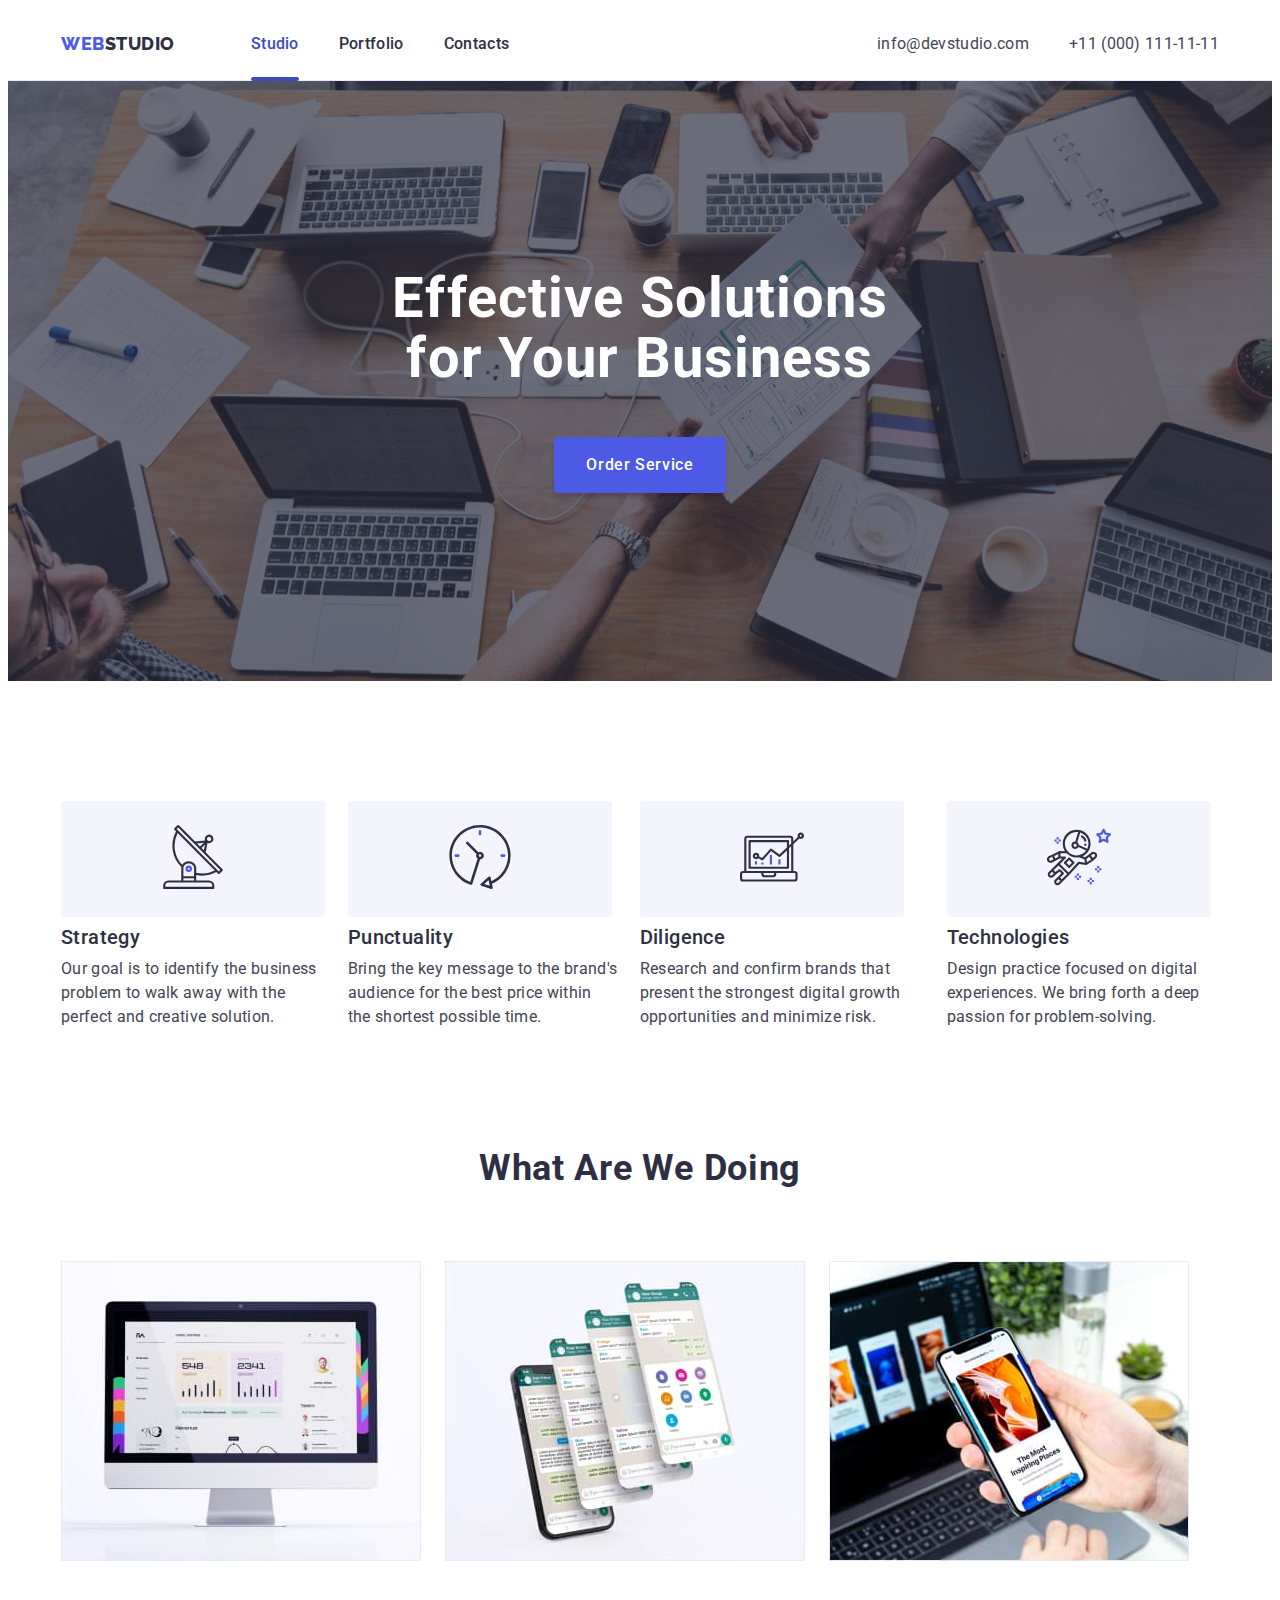
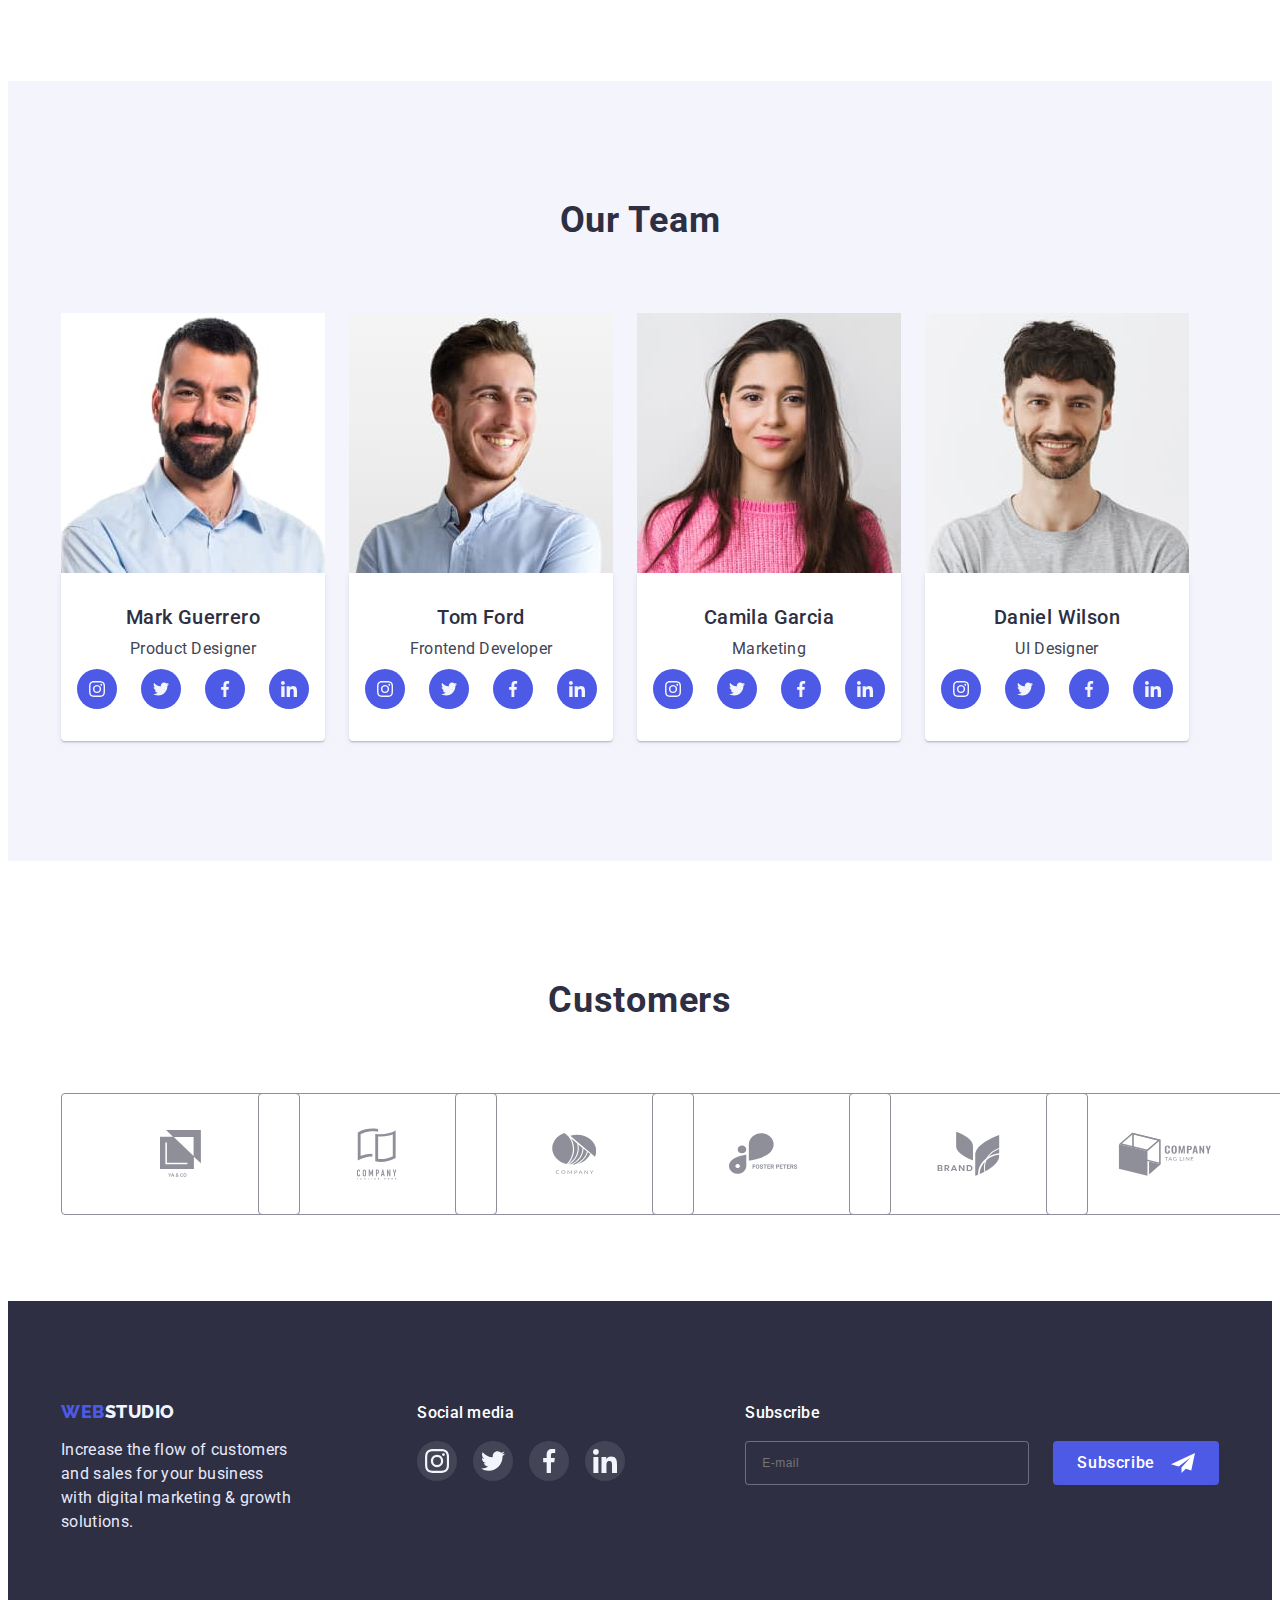
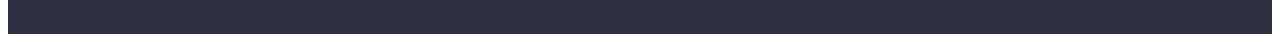
<file: index.html>
<!DOCTYPE html>
<html lang="en">
  <head>
    <meta charset="UTF-8" />
    <meta http-equiv="X-UA-Compatible" content="IE=edge" />
    <meta name="viewport" content="width=device-width, initial-scale=1.0" />
    <title>Студія</title>
    <link rel="preconnect" href="https://fonts.googleapis.com" />
    <link rel="preconnect" href="https://fonts.gstatic.com" crossorigin />
    <link
      href="https://fonts.googleapis.com/css2?family=Raleway:wght@700;800&family=Roboto:wght@400;500;700;900&display=swap"
      rel="stylesheet"
    />
    <link
      rel="stylesheet"
      href="https://cdnjs.cloudflare.com/ajax/libs/modern-normalize/1.1.0/modern-normalize.min.css"
      integrity="sha512-wpPYUAdjBVSE4KJnH1VR1HeZfpl1ub8YT/NKx4PuQ5NmX2tKuGu6U/JRp5y+Y8XG2tV+wKQpNHVUX03MfMFn9Q=="
      crossorigin="anonymous"
      referrerpolicy="no-referrer"
    />
    <link rel="stylesheet" href="./css/styles.css" />
  </head>
  <body>
    <!-- ----- HEADER --- -->
    <header class="header">
      <div class="container header-container">
        <nav class="header-nav">
          <a href="./index.html" class="header-logo logo link">
            <span class="accent">Web</span>Studio</a>
          <ul class="header-list list">
            
            <li class="header-item">
              <a href="./index.html" class="header-link header-title link current"
                >Studio</a>
            </li>

            <li class="header-item">
              <a href="./portfolio.html" class="header-link header-title link"
                >Portfolio</a>
            </li>

            <li class="header-item">
              <a href="" class="header-link header-title link">Contacts</a>
            </li>
          </ul>
        </nav>

        <address class="address">
          <ul class="address-contact list">
            <li class="address-item">
              <a href="mailto:info@devstudio.com" class="address-link link subtitle"
                >info@devstudio.com</a>
            </li>

            <li class="address-item">
              <a href="tel:+110001111111" class="address-link link subtitle"
                >+11 (000) 111-11-11</a>
            </li>
          </ul>
        </address>
      </div>
    </header>
    <main>

      <!-- ----- HERO --- -->
      <section class="hero">
        <div class="hero-container container">
          <h1 class="hero-header">Effective Solutions for Your Business</h1>
          <button data-modal-open type="button" class="mdl-button button">Order Service</button>
        </div>
      </section>

      <!-------OUR VALUES --- -->
      <section class="values">
        <div class="container">
          <h2 class="visually-hidden">Our values</h2>
          <ul class="values-list list">
            <li class="value-items">
              <div class="value-icon-box">
                <svg class="value-icon">
                  <use href="./images/icons.svg#icon-antenna"></use>
                </svg>
              </div>
              <h3 class="value-item item">Strategy</h3>
              <p class="values-descr subtitle">
                Our goal is to identify the business problem to walk away with
                the perfect and creative solution.
              </p>
            </li>

            <li class="value-items">
              <div class="value-icon-box">
                <svg class="value-icon">
                  <use href="./images/icons.svg#icon-clock"></use>
                </svg>
              </div>
              <h3 class="value-item item">Punctuality</h3>
              <p class="values-descr subtitle">
                Bring the key message to the brand's audience for the best price
                within the shortest possible time.
              </p>
            </li>

            <li class="value-items">
              <div class="value-icon-box">
                <svg class="value-icon">
                  <use href="./images/icons.svg#icon-diagram"></use>
                </svg>
              </div>
              <h3 class="value-item item">Diligence</h3>
              <p class="values-descr subtitle">
                Research and confirm brands that present the strongest digital
                growth opportunities and minimize risk.
              </p>
            </li>

            <li class="values-items">
              <div class="value-icon-box">
                <svg class="value-icon">
                  <use href="./images/icons.svg#icon-astronaut"></use>
                </svg>
              </div>
              <h3 class="value-item item">Technologies</h3>
              <p class="values-descr subtitle">
                Design practice focused on digital experiences. We bring forth a
                deep passion for problem-solving.
              </p>
            </li>
          </ul>
        </div>
      </section>

      <!-- ----OCCUPATION  --- -->
      <section class="occupation section">
        <div class="container">
          <h2 class="occupation-header section-header">What are we doing</h2>
          <ul class="occupation-list list">
            <li class="occupation-item">
              <img
                src="./images/galery-1.jpg"
                alt="computer"
                width="360"
                height="300"
              />
            </li>

            <li class="occupation-item">
              <img
                src="./images/galery-2.jpg"
                alt="phone app"
                width="360"
                height="300"
              />
            </li>

            <li class="occupation-item">
              <img
                src="./images/galery-3.jpg"
                alt="phone and computer"
                width="360"
                height="300"
              />
            </li>
          </ul>
        </div>
      </section>

      <!-- -----OUR TEAM ----->
      <section class="team section">
        <div class="container">
          <h2 class="team-header section-header">Our Team</h2>
          <ul class="team-list list">
            <li class="team-member">
                <img
                  src="./images/team-member-1.jpg"
                  alt="A team member Mark Guerrero is smiling"
                  width="264"
                  height="260"
                />
              <div class="team-member-content">
                <h3 class="team-member-header item">Mark Guerrero</h3>
                <p class="team-member-occupation subtitle">Product Designer</p>
                <ul class="team-member-soc-list list">
                  <li class="team-member-soc-item">
                    <a href="" class="team-member-soc-link link">
                      <svg class="team-member-soc-icon" width="16" height="16">
                        <use href="./images/icons.svg#icon-instagram"></use>
                      </svg>
                    </a>
                  </li>

                  <li class="team-member-soc-item">
                    <a href="" class="team-member-soc-link link">
                      <svg class="team-member-soc-icon" width="16" height="16">
                        <use href="./images/icons.svg#icon-twitter"></use>
                      </svg>
                    </a>
                  </li>

                  <li class="team-member-soc-item">
                    <a href="" class="team-member-soc-link link">
                      <svg class="team-member-soc-icon" width="16" height="16">
                        <use href="./images/icons.svg#icon-facebook"></use>
                      </svg>
                    </a>
                  </li>

                  <li class="team-member-soc-item">
                    <a href="" class="team-member-soc-link link">
                      <svg class="team-member-soc-icon" width="16" height="16">
                        <use href="./images/icons.svg#icon-linkedin"></use>
                      </svg>
                    </a>
                  </li>
                </ul>
              </div>
            </li>

            <li class="team-member">
              <img
                src="./images/team-member-2.jpg"
                alt="A team member Tom Ford is smiling"
                width="264"
                height="260"
              />
              <div class="team-member-content">
                <h3 class="team-member-header item">Tom Ford</h3>
                <p class="team-member-occupation subtitle">
                  Frontend Developer
                </p>
                <ul class="team-member-soc-list list">
                  <li class="team-member-soc-item">
                    <a href="" class="team-member-soc-link link">
                      <svg class="team-member-soc-icon" width="16" height="16">
                        <use href="./images/icons.svg#icon-instagram"></use>
                      </svg>
                    </a>
                  </li>

                  <li class="team-member-soc-item">
                    <a href="" class="team-member-soc-link link">
                      <svg class="team-member-soc-icon" width="16" height="16">
                        <use href="./images/icons.svg#icon-twitter"></use>
                      </svg>
                    </a>
                  </li>

                  <li class="team-member-soc-item">
                    <a href="" class="team-member-soc-link link">
                      <svg class="team-member-soc-icon" width="16" height="16">
                        <use href="./images/icons.svg#icon-facebook"></use>
                      </svg>
                    </a>
                  </li>

                  <li class="team-member-soc-item">
                    <a href="" class="team-member-soc-link link">
                      <svg class="team-member-soc-icon" width="16" height="16">
                        <use href="./images/icons.svg#icon-linkedin"></use>
                      </svg>
                    </a>
                  </li>
                </ul>
              </div>
            </li>

            <li class="team-member">
              <img
                src="./images/team-member-3.jpg"
                alt="A team member Camila Garcia is smiling"
                width="264"
                height="260"
              />
              <div class="team-member-content">
                <h3 class="team-member-header item">Camila Garcia</h3>
                <p class="team-member-occupation subtitle">Marketing</p>
                <ul class="team-member-soc-list list">
                  <li class="team-member-soc-item">
                    <a href="" class="team-member-soc-link link">
                      <svg class="team-member-soc-icon" width="16" height="16">
                        <use href="./images/icons.svg#icon-instagram"></use>
                      </svg>
                    </a>
                  </li>

                  <li class="team-member-soc-item">
                    <a href="" class="team-member-soc-link link">
                      <svg class="team-member-soc-icon" width="16" height="16">
                        <use href="./images/icons.svg#icon-twitter"></use>
                      </svg>
                    </a>
                  </li>

                  <li class="team-member-soc-item">
                    <a href="" class="team-member-soc-link link">
                      <svg class="team-member-soc-icon" width="16" height="16">
                        <use href="./images/icons.svg#icon-facebook"></use>
                      </svg>
                    </a>
                  </li>

                  <li class="team-member-soc-item">
                    <a href="" class="team-member-soc-link link">
                      <svg class="team-member-soc-icon" width="16" height="16">
                        <use href="./images/icons.svg#icon-linkedin"></use>
                      </svg>
                    </a>
                  </li>
                </ul>
              </div>
            </li>

            <li class="team-member">
              <img
                src="./images/team-member-4.jpg"
                alt="A team member Daniel Wilson is smiling"
                width="264"
                height="260"
              />
              <div class="team-member-content">
                <h3 class="team-member-header item">Daniel Wilson</h3>
                <p class="team-member-occupation subtitle">UI Designer</p>
                <ul class="team-member-soc-list list">
                  <li class="team-member-soc-item">
                    <a href="" class="team-member-soc-link link">
                      <svg class="team-member-soc-icon" width="16" height="16">
                        <use href="./images/icons.svg#icon-instagram"></use>
                      </svg>
                    </a>
                  </li>

                  <li class="team-member-soc-item">
                    <a href="" class="team-member-soc-link link">
                      <svg class="team-member-soc-icon" width="16" height="16">
                        <use href="./images/icons.svg#icon-twitter"></use>
                      </svg>
                    </a>
                  </li>

                  <li class="team-member-soc-item">
                    <a href="" class="team-member-soc-link link">
                      <svg class="team-member-soc-icon" width="16" height="16">
                        <use href="./images/icons.svg#icon-facebook"></use>
                      </svg>
                    </a>
                  </li>

                  <li class="team-member-soc-item">
                    <a href="" class="team-member-soc-link link">
                      <svg class="team-member-soc-icon" width="16" height="16">
                        <use href="./images/icons.svg#icon-linkedin"></use>
                      </svg>
                    </a>
                  </li>
                </ul>
              </div>
            </li>
          </ul>
        </div>
      </section>

      <!-- ------- CUSTOMERS  -->
      <section class="customers section">
        <div class="container">
          <h2 class="customers-header section-header">Customers</h2>
          <ul class="customers-list list">
            <li class="customers-item">
              <a href="" class="customers-link link">
                <svg class="customers-icon" width="41" height="47">
                  <use href="./images/icons.svg#icon-ya-co"></use>
                </svg>
              </a>
            </li>

            <li class="customers-item">
              <a href="" class="customers-link link">
                <svg class="customers-icon" width="40" height="52">
                  <use href="./images/icons.svg#icon-company"></use>
                </svg>
              </a>
            </li>

            <li class="customers-item">
              <a href="" class="customers-link link">
                <svg class="customers-icon" width="44" height="41">
                  <use href="./images/icons.svg#icon-company1"></use>
                </svg>
              </a>
            </li>

            <li class="customers-item">
              <a href="" class="customers-link link">
                <svg class="customers-icon" width="84" height="41">
                  <use href="./images/icons.svg#icon-foster-peters"></use>
                </svg>
              </a>
            </li>

            <li class="customers-item">
              <a href="" class="customers-link link">
                <svg class="customers-icon" width="63" height="45">
                  <use href="./images/icons.svg#icon-brand"></use>
                </svg>
              </a>
            </li>

            <li class="customers-item">
              <a href="" class="customers-link link">
                <svg class="customers-icon" width="94" height="44">
                  <use href="./images/icons.svg#icon-company2"></use>
                </svg>
              </a>
            </li>
          </ul>
        </div>
      </section>
    </main>

    <!------FOOTER ------>
    <footer class="footer">
      <div class="container footer-flex">
        <div class="footer-descr-container">
          <a href="./index.html" class="footer-logo logo link"
            ><span class="accent">Web</span>Studio</a>
          <p class="footer-descr subtitle">
            Increase the flow of customers and sales for your business with
            digital marketing & growth solutions.
          </p>
        </div>

        <div class="footer-soc-container">
          <h3 class="footer-soc-title header-title">Social media</h3>
          <ul class="footer-soc-list list">

            <li class="footer-soc-item">
              <a href="" class="footer-soc-link link">
                <svg class="footer-soc-icon" width="24" height="24">
                  <use href="./images/icons.svg#icon-instagram"></use>
                </svg>
              </a>
            </li>

            <li class="footer-soc-item">
              <a href="" class="footer-soc-link link">
                <svg class="footer-soc-icon" width="24" height="24">
                  <use href="./images/icons.svg#icon-twitter"></use>
                </svg>
              </a>
            </li>

            <li class="footer-soc-item">
              <a href="" class="footer-soc-link link">
                <svg class="footer-soc-icon" width="24" height="24">
                  <use href="./images/icons.svg#icon-facebook"></use>
                </svg>
              </a>
            </li>

            <li class="footer-soc-item">
              <a href="" class="footer-soc-link link">
                <svg class="footer-soc-icon" width="24" height="24">
                  <use href="./images/icons.svg#icon-linkedin"></use>
                </svg>
              </a>
            </li>
          </ul>
        </div>

<!-- Subscribe to the website-->

        <div class="subscribe-box ">
          <p class="subscribe-title header-title">Subscribe</p>
          <form class="subscribe-form">
            <input
              class="subscribe-input"
              type="email"
              name="email"
              placeholder="E-mail"
            />
            <button class="subscribe-submit button" type="submit">
              Subscribe
              <svg class="subscribe-icon" width="24" height="24">
                <use href="./images/icons.svg#icon-frame"></use>
              </svg>
            </button>
          </form>
        </div>
      </div>
    </footer>

        <!------- MODAL WINDOW ------>
        <div class="backdrop is-hidden" data-modal>
          <div class="modal">
            <button type="button" class="modal-close-button" data-modal-close>
              <svg class="modal-close-button-icon" width="8" height="8">
                <use href="./images/icons.svg#icon-vector-2"></use>
              </svg>
            </button>
            <p class="modal-title header-title">Leave your contacts and we will call you back</p>
            <form action="#" class="modal-form">

              <div class="modal-field">
                <label for="user" class="modal-input-text input-text">Name</label>
                <div class="input-wrap">
                  <input 
                  type="text" 
                  class="modal-input" 
                  name="user-name"
                  id="user"
                  minlength="2" 
                  maxlength="25" 
                  required
                  />
                  <svg class="modal-input-icon" width="18" height="18">
                    <use href="./images/icons.svg#icon-person"></use>
                  </svg>
                </div>
              </div>

              <div class="modal-field">
                <label for="tel" class="modal-input-text input-text">Phone</label>
                <div class="input-wrap">
                  <input 
                  type="tel" 
                  class="modal-input" 
                  name="user-tel"
                  id="tel" 
                  minlength="7" 
                  maxlength="13" 
                  required
                  />
                  <svg class="modal-input-icon" width="18" height="24">
                    <use href="./images/icons.svg#icon-phone"></use>
                  </svg>
                </div>
              </div>

              <div class="modal-field">
                <label for="email" class="modal-input-text input-text">Email</label>
                <div class="input-wrap">
                  <input 
                  type="email" 
                  class="modal-input" 
                  name="user-email" 
                  id="email" 
                  minlength="5" 
                  required
                  />
                  <svg class="modal-input-icon" width="18" height="24">
                    <use href="./images/icons.svg#icon-email"></use>
                  </svg>
                </div>
              </div>

              <div class="modal-field">
                <label class="modal-input-text input-text" for="user-comment">Comment</label
                  >
                  <textarea 
                  name="user-text" 
                  id="user-comment" 
                  placeholder="Text input"
                  class="modal-comment"
                  ></textarea>

              <div class="modal-field">
                <input 
                type="checkbox" 
                id="policy" 
                name="policy" 
                value="true" 
                class="modal-check visually-hidden" 
                required
                />
                <label 
                for="policy" 
                class="check-text input-text">
                <span>
                  <svg class="check-icon" width="10" height="8">
                    <use href="./images/icons.svg#icon-check"></use>
                  </svg>
                </span>
                I accept the terms and conditions of the&nbsp;<a href="" class="privacy-policy input-text">Privacy Policy</a></label>  
              </div>

              <button type="submit" class="mdl-button button input-button">Send</button>
            </form>
          </div>

    <script src="./js/modal.js"></script>
  </body>
</html>
</file>
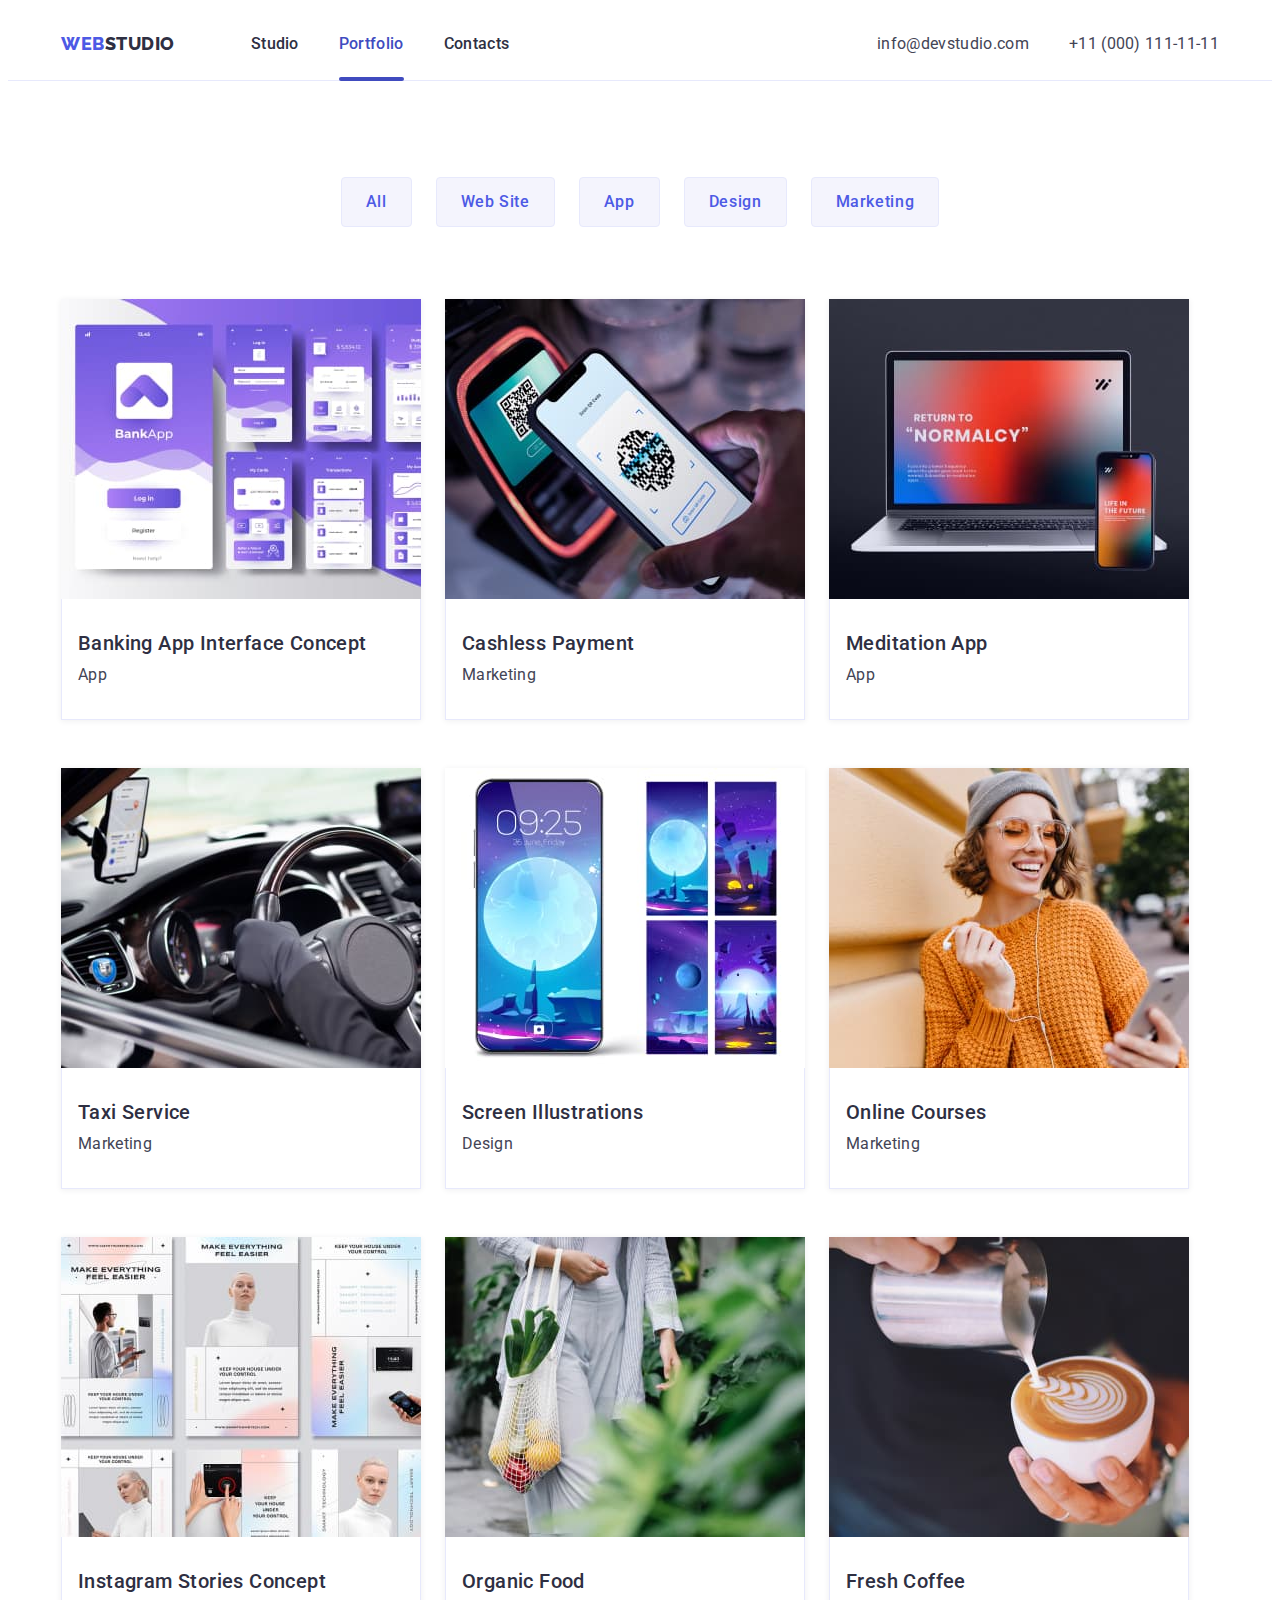
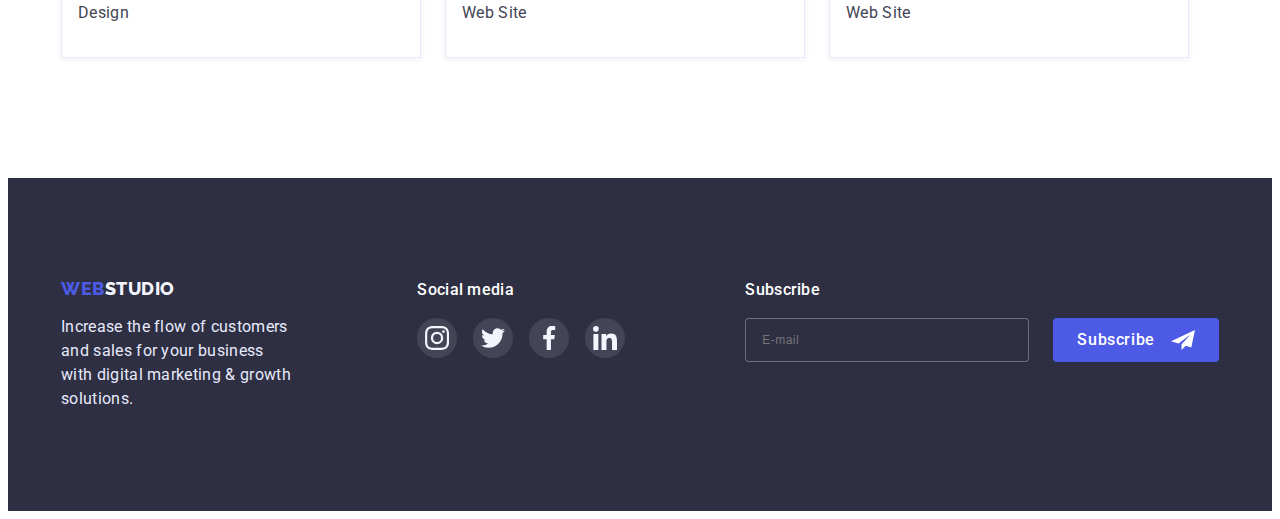
<file: portfolio.html>
<!DOCTYPE html>
<html lang="en">
  <head>
    <meta charset="UTF-8" />
    <meta http-equiv="X-UA-Compatible" content="IE=edge" />
    <meta name="viewport" content="width=device-width, initial-scale=1.0" />
    <title>Портфоліо</title>
    <link rel="preconnect" href="https://fonts.googleapis.com" />
    <link rel="preconnect" href="https://fonts.gstatic.com" crossorigin />
    <link
      href="https://fonts.googleapis.com/css2?family=Raleway:wght@700;800&family=Roboto:wght@400;500;700;900&display=swap"
      rel="stylesheet"
    />
    <link
      rel="stylesheet"
      href="https://cdnjs.cloudflare.com/ajax/libs/modern-normalize/1.1.0/modern-normalize.min.css"
      integrity="sha512-wpPYUAdjBVSE4KJnH1VR1HeZfpl1ub8YT/NKx4PuQ5NmX2tKuGu6U/JRp5y+Y8XG2tV+wKQpNHVUX03MfMFn9Q=="
      crossorigin="anonymous"
      referrerpolicy="no-referrer"
    />
    <link rel="stylesheet" href="./css/styles.css" />
  </head>
  <body>
    <!-----------HEADER  ----------->
    <header class="header">
      <div class="container header-container">
        <nav class="header-nav">
          <a href="./index.html" class="header-logo logo link">
            <span class="accent">Web</span>Studio</a
          >
          <ul class="header-list list">
            <li class="header-item">
              <a href="./index.html" class="header-link header-title link"
                >Studio</a
              >
            </li>

            <li class="header-item">
              <a
                href="./portfolio.html"
                class="header-link header-title link current"
                >Portfolio</a
              >
            </li>

            <li class="header-item">
              <a href="" class="header-link header-title link">Contacts</a>
            </li>
          </ul>
        </nav>

        <address class="address">
          <ul class="address-contact list">
            <li class="address-item">
              <a
                href="mailto:info@devstudio.com"
                class="address-link link subtitle"
                >info@devstudio.com</a
              >
            </li>

            <li class="address-item">
              <a href="tel:+110001111111" class="address-link link subtitle"
                >+11 (000) 111-11-11</a
              >
            </li>
          </ul>
        </address>
      </div>
    </header>
    <main>
      <!--------- PORTFOLIO  -------->
      <section class="portfolio">
        <div class="container">
          <h1 class="visually-hidden">Portfolio</h1>
          <ul class="filter list">
            <li class="filter-item">
              <button class="filter-button button" type="button">All</button>
            </li>

            <li class="filter-item">
              <button class="filter-button button" type="button">
                Web Site
              </button>
            </li>

            <li class="filter-item">
              <button class="filter-button button" type="button">App</button>
            </li>

            <li class="filter-item">
              <button class="filter-button button" type="button">Design</button>
            </li>

            <li class="filter-item">
              <button class="filter-button button" type="button">
                Marketing
              </button>
            </li>
          </ul>

          <ul class="project-items list">
            <li class="project-item">
              <div class="project-item-link">
                <a href="" class="link">
                  <div class="project-text-wrap">
                    <img
                      src="./images/project-1.jpg"
                      alt="A banking app purple interface"
                      width="360"
                      height="300"
                    />
                    <p class="project-overflow-text subtitle">
                      14 Stylish and User-Friendly App Design Concepts · Task
                      Manager App · Calorie Tracker App · Exotic Fruit Ecommerce
                      App · Cloud Storage App
                    </p>
                  </div>
                  <div class="project-content">
                    <h2 class="project-title item">
                      Banking App Interface Concept
                    </h2>
                    <p class="project-subtitle subtitle">App</p>
                  </div>
                </a>
              </div>
            </li>

            <li class="project-item">
              <div class="project-item-link">
                <a href="" class="link">
                  <div class="project-text-wrap">
                    <img
                      src="./images/project-2.jpg"
                      alt="Phone and payment terminal"
                      width="360"
                      height="300"
                    />
                    <p class="project-overflow-text">
                      14 Stylish and User-Friendly App Design Concepts · Task
                      Manager App · Calorie Tracker App · Exotic Fruit Ecommerce
                      App · Cloud Storage App
                    </p>
                  </div>
                  <div class="project-content">
                    <h2 class="project-title item">Cashless Payment</h2>
                    <p class="project-subtitle subtitle">Marketing</p>
                  </div>
                </a>
              </div>
            </li>

            <li class="project-item">
              <div class="project-item-link">
                <a href="" class="link">
                  <div class="project-text-wrap">
                    <img
                      src="./images/project-3.jpg"
                      alt="A computer with a phone"
                      width="360"
                      height="300"
                    />
                    <p class="project-overflow-text">
                      14 Stylish and User-Friendly App Design Concepts · Task
                      Manager App · Calorie Tracker App · Exotic Fruit Ecommerce
                      App · Cloud Storage App
                    </p>
                  </div>
                  <div class="project-content">
                    <h2 class="project-title item">Meditation App</h2>
                    <p class="project-subtitle subtitle">App</p>
                  </div>
                </a>
              </div>
            </li>

            <li class="project-item">
              <div class="project-item-link">
                <a href="" class="link">
                  <div class="project-text-wrap">
                    <img
                      src="./images/project-4.jpg"
                      alt="Steering wheel"
                      width="360"
                      height="300"
                    />
                    <p class="project-overflow-text">
                      14 Stylish and User-Friendly App Design Concepts · Task
                      Manager App · Calorie Tracker App · Exotic Fruit Ecommerce
                      App · Cloud Storage App
                    </p>
                  </div>
                  <div class="project-content">
                    <h2 class="project-title item">Taxi Service</h2>
                    <p class="project-subtitle subtitle">Marketing</p>
                  </div>
                </a>
              </div>
            </li>

            <li class="project-item">
              <div class="project-item-link">
                <a href="" class="link">
                  <div class="project-text-wrap">
                    <img
                      src="./images/project-5.jpg"
                      alt="Phone screen illustrations"
                      width="360"
                      height="300"
                    />
                    <p class="project-overflow-text">
                      14 Stylish and User-Friendly App Design Concepts · Task
                      Manager App · Calorie Tracker App · Exotic Fruit Ecommerce
                      App · Cloud Storage App
                    </p>
                  </div>
                  <div class="project-content">
                    <h2 class="project-title item">Screen Illustrations</h2>
                    <p class="project-subtitle subtitle">Design</p>
                  </div>
                </a>
              </div>
            </li>

            <li class="project-item">
              <div class="project-item-link">
                <a href="" class="link">
                  <div class="project-text-wrap">
                    <img
                      src="./images/project-6.jpg"
                      alt="A smiley girl wirh her phone"
                      width="360"
                      height="300"
                    />
                    <p class="project-overflow-text">
                      14 Stylish and User-Friendly App Design Concepts · Task
                      Manager App · Calorie Tracker App · Exotic Fruit Ecommerce
                      App · Cloud Storage App
                    </p>
                  </div>
                  <div class="project-content">
                    <h2 class="project-title item">Online Courses</h2>
                    <p class="project-subtitle subtitle">Marketing</p>
                  </div>
                </a>
              </div>
            </li>

            <li class="project-item">
              <div class="project-item-link">
                <a href="" class="link">
                  <div class="project-text-wrap">
                    <img
                      src="./images/project-7.jpg"
                      alt="People illustrate concepts"
                      width="360"
                      height="300"
                    />
                    <p class="project-overflow-text">
                      14 Stylish and User-Friendly App Design Concepts · Task
                      Manager App · Calorie Tracker App · Exotic Fruit Ecommerce
                      App · Cloud Storage App
                    </p>
                  </div>
                  <div class="project-content">
                    <h2 class="project-title item">
                      Instagram Stories Concept
                    </h2>
                    <p class="project-subtitle subtitle">Design</p>
                  </div>
                </a>
              </div>
            </li>

            <li class="project-item">
              <div class="project-item-link">
                <a href="" class="link">
                  <div class="project-text-wrap">
                    <img
                      src="./images/project-8.jpg"
                      alt="a person with groceries"
                      width="360"
                      height="300"
                    />
                    <p class="project-overflow-text">
                      14 Stylish and User-Friendly App Design Concepts · Task
                      Manager App · Calorie Tracker App · Exotic Fruit Ecommerce
                      App · Cloud Storage App
                    </p>
                  </div>
                  <div class="project-content">
                    <h2 class="project-title item">Organic Food</h2>
                    <p class="project-subtitle subtitle">Web Site</p>
                  </div>
                </a>
              </div>
            </li>

            <li class="project-item">
              <div class="project-item-link">
                <a href="" class="link">
                  <div class="project-text-wrap">
                    <img
                      src="./images/project-9.jpg"
                      alt="Latte making"
                      width="360"
                      height="300"
                    />
                    <p class="project-overflow-text">
                      14 Stylish and User-Friendly App Design Concepts · Task
                      Manager App · Calorie Tracker App · Exotic Fruit Ecommerce
                      App · Cloud Storage App
                    </p>
                  </div>
                  <div class="project-content">
                    <h2 class="project-title item">Fresh Coffee</h2>
                    <p class="project-subtitle subtitle">Web Site</p>
                  </div>
                </a>
              </div>
            </li>
          </ul>
        </div>
      </section>
    </main>

    <!------FOOTER ------>
    <footer class="footer">
      <div class="container footer-flex">
        <div class="footer-descr-container">
          <a href="./index.html" class="footer-logo logo link"
            ><span class="accent">Web</span>Studio</a
          >
          <p class="footer-descr subtitle">
            Increase the flow of customers and sales for your business with
            digital marketing & growth solutions.
          </p>
        </div>

        <div class="footer-soc-container">
          <h3 class="footer-soc-title header-title">Social media</h3>
          <ul class="footer-soc-list list">
            <li class="footer-soc-item">
              <a href="" class="footer-soc-link link">
                <svg class="footer-soc-icon" width="24" height="24">
                  <use href="./images/icons.svg#icon-instagram"></use>
                </svg>
              </a>
            </li>

            <li class="footer-soc-item">
              <a href="" class="footer-soc-link link">
                <svg class="footer-soc-icon" width="24" height="24">
                  <use href="./images/icons.svg#icon-twitter"></use>
                </svg>
              </a>
            </li>

            <li class="footer-soc-item">
              <a href="" class="footer-soc-link link">
                <svg class="footer-soc-icon" width="24" height="24">
                  <use href="./images/icons.svg#icon-facebook"></use>
                </svg>
              </a>
            </li>

            <li class="footer-soc-item">
              <a href="" class="footer-soc-link link">
                <svg class="footer-soc-icon" width="24" height="24">
                  <use href="./images/icons.svg#icon-linkedin"></use>
                </svg>
              </a>
            </li>
          </ul>
        </div>

        <!-- Subscribe to the website-->

        <div class="subscribe-box">
          <p class="subscribe-title header-title">Subscribe</p>
          <form class="subscribe-form">
            <input
              class="subscribe-input"
              type="email"
              name="email"
              placeholder="E-mail"
            />
            <button class="subscribe-submit button" type="submit">
              Subscribe
              <svg class="subscribe-icon" width="24" height="24">
                <use href="./images/icons.svg#icon-frame"></use>
              </svg>
            </button>
          </form>
        </div>
      </div>
    </footer>

    <script src="./js/modal.js"></script>
  </body>
</html>
</file>
<file: css/styles.css>
:root {
  --primary-text-color: #4d5ae5;
  --secondary-text-color: #2e2f42;
  --tertiary-text-color: #434455;
  --button-bgd-color: #f4f4fd;
  --typical-background-color: #fff;
  --active-bgd-color: #404bbf;
  --button-border-color: #e7e9fc;
  --backdrop-color: rgba(46, 47, 66, 0.4);
  --icon-color: #8e8f99;
  --icon-bgd-color-hover: #31d0aa;
  --transition-duration: 250ms;
  --transition-timing-function: cubic-bezier(0.4, 0, 0.2, 1);
}

*::before,
*::after {
  box-sizing: border-box;
}

body {
  font-family: "Roboto", sans-serif;
  color: var(--secondary-text-color);
  background-color: var(--typical-background-color);
}

h1,
h2,
h3,
p {
  margin-top: 0;
  margin-bottom: 0;
}

ul {
  padding-left: 0;
  margin-top: 0;
  margin-bottom: 0;
}

button {
  cursor: pointer;
}

img {
  display: block;
  max-width: 100%;
  height: auto;
}

.list {
  list-style: none;
}

.link {
  text-decoration: none;
}

.section-header {
  font-size: 36px;
  line-height: 1.11;
  letter-spacing: 0.02em;
  text-transform: capitalize;
  text-align: center;
  margin-bottom: 72px;
  color: var(--secondary-text-color);
}

.container {
  width: 1158px;
  padding-left: 15px;
  padding-right: 15px;
  margin-left: auto;
  margin-right: auto;
  /* outline: 1px solid tomato;  */
}

.section {
  padding-top: 120px;
  padding-bottom: 120px;
}

.visually-hidden {
  position: absolute;
  width: 1px;
  height: 1px;
  padding: 0;
  margin: -1px;
  border: 0;
  white-space: nowrap;
  clip-path: inset(100%);
  clip: rect(0 0 0 0);
  overflow: hidden;
}

.subtitle {
  font-weight: 400;
  font-size: 16px;
  line-height: 1.5;
  letter-spacing: 0.02em;
}

.header-title {
  font-weight: 500;
  font-size: 16px;
  line-height: 1.5;
  letter-spacing: 0.02em;
}

.item {
  font-weight: 500;
  font-size: 20px;
  line-height: 1.2;
  letter-spacing: 0.02em;
  color: var(--secondary-text-color);
}

.button {
  font-family: inherit;
  font-weight: 500;
  font-size: 16px;
  line-height: 1.5;
  letter-spacing: 0.04em;
  border-radius: 4px;
  border: 1px solid var(--button-border-color);
  background-color: transparent;
  cursor: pointer;
}

.input-text {
  font-weight: 400;
  font-size: 12px;
  line-height: 1.33;
  letter-spacing: 0.04em;
}

.logo {
  font-family: "Raleway", sans-serif;
  font-weight: 800;
  font-size: 18px;
  letter-spacing: 0.03em;
  text-transform: uppercase;
}

/* ======= HEADER ============ */

.header {
  border-bottom: 1px solid var(--button-border-color);
  background-color: var(--typical-background-color);
}

.header-container {
  display: flex;
  align-items: center;
}

.header-nav {
  display: flex;
  align-items: center;
}

.header-list {
  display: flex;
  align-items: center;
}

.header-logo {
  line-height: 1.33;
  color: var(--secondary-text-color);
  margin-right: 76px;
  padding-top: 24px;
  padding-bottom: 24px;
}

.accent {
  color: var(--primary-text-color);
}

.header-item:not(:last-child) {
  margin-right: 40px;
}

.header-link {
  padding-top: 24px;
  padding-bottom: 24px;
  text-transform: capitalize;
  color: var(--secondary-text-color);
  transition: color var(--transition-duration) var(--transition-timing-function);
  cursor: pointer;
}

.header-link:hover,
.header-link:focus {
  color: var(--primary-text-color);
}

.current {
  color: var(--active-bgd-color);
  position: relative;
}

.current::after {
  position: absolute;
  content: "";
  left: 0;
  bottom: -4px;
  width: 100%;
  height: 4px;
  border-radius: 2px;
  background-color: var(--active-bgd-color);
}

.address {
  padding-top: 24px;
  padding-bottom: 24px;
  margin-left: auto;
}

.address-contact {
  display: flex;
  align-items: center;
}

.address-item {
}

.address-link {
  font-style: normal;
  padding-top: 24px;
  padding-bottom: 24px;
  margin-left: 40px;
  color: var(--tertiary-text-color);
  transition: color var(--transition-duration) var(--transition-timing-function);
}

.address-link:hover,
.address-link:focus {
  color: var(--primary-text-color);
}

/* ========= HERO ========*/
.hero {
  display: flex;
  text-align: center;
  padding-top: 188px;
  max-width: 1440px;
  margin: 0 auto;
  padding-bottom: 188px;
  background-color: var(--secondary-text-color);
  background-image: linear-gradient(
      rgba(46, 47, 66, 0.7),
      rgba(46, 47, 66, 0.7)
    ),
    url(../images/hero-bg.jpg);
  background-repeat: no-repeat;
  background-size: cover;
}

.hero-container {
  max-width: 1440px;
  margin-left: auto;
  margin-right: auto;
}

.hero-header {
  text-align: center;
  max-width: 507px;
  margin: 0 auto 48px;
  font-weight: 700;
  font-size: 56px;
  line-height: 1.07;
  letter-spacing: 0.02em;
  color: #fff;
}

.mdl-button {
  min-width: 169px;
  padding: 16px 32px;
  color: var(--typical-background-color);
  background-color: var(--primary-text-color);
  box-shadow: 0px 4px 4px rgba(0, 0, 0, 0.15);
  border: 1px var(--button-border-color);
  transition: color var(--transition-duration) var(--transition-timing-function),
    background-color var(--transition-duration)
      var(--transition-timing-function);
}

.mdl-button:hover,
.mdl-button:focus {
  color: var(--primary-text-color);
  background-color: var(--button-bgd-color);
}

/* ======== VALUES ========== */

.values {
  padding-top: 120px;
  background-color: var(--typical-background-color);
}

.values-list {
  display: flex;
  align-items: center;
  gap: 22px;
}

.value-items {
}

.value-icon-box {
  box-sizing: border-box;
  width: 264px;
  padding: 24px 100px;
  background-color: var(--button-bgd-color);
  border-radius: 4px;
}

.value-icon {
  height: 64px;
  width: 64px;
}

.value-item {
  margin-top: 8px;
  margin-bottom: 8px;
}

.values-descr {
  color: var(--tertiary-text-color);
}

/* =======OCCUPATION ====== */
.occupation {
  background-color: var(--typical-background-color);
}

.occupation-header {
}

.occupation-list {
  display: flex;
  flex-wrap: wrap;
  gap: 24px;
  flex-basis: calc((100% - 48) / 3);
}

.occupation-item {
  cursor: pointer;
}

/* =========== OUR TEAM =========== */

.team {
  background-color: var(--button-bgd-color);
}

.team-header {
}

.team-list {
  display: flex;
  flex-wrap: wrap;
  gap: 24px;
  flex-basis: calc((100% - 3 * 24) / 4);
}

/* .team-member {
  transition: box-shadow var(--transition-duration)
    var(--transition-timing-function);
    cursor: pointer;
} */

/* .team-member:hover {
  box-shadow: 0px 1px 6px rgba(46, 47, 66, 0.08),
    0px 1px 1px rgba(46, 47, 66, 0.16), 0px 2px 1px rgba(46, 47, 66, 0.08);
} */

.team-member-content {
  text-align: center;
  padding-top: 32px;
  padding-bottom: 32px;
  padding-right: 16px;
  padding-left: 16px;
  box-shadow: 0px 1px 6px rgba(46, 47, 66, 0.08),
    0px 1px 1px rgba(46, 47, 66, 0.16), 0px 2px 1px rgba(46, 47, 66, 0.08);
  border-radius: 0px 0px 4px 4px;
  background-color: var(--typical-background-color);
}

.team-member-header {
  margin-bottom: 8px;
}

.team-member-occupation {
  margin-bottom: 8px;
  color: #434455;
}

.team-member-soc-list {
  display: flex;
  justify-content: center;
  gap: 24px;
}

.team-member-soc-item {
  width: 40px;
  height: 40px;
}

.team-member-soc-link {
  display: flex;
  justify-content: center;
  align-items: center;
  width: 100%;
  height: 100%;
  background-color: var(--primary-text-color);
  border-radius: 50%;
  transition: background-color var(--transition-duration)
    var(--transition-timing-function);
}

.team-member-soc-link:hover,
.team-member-soc-link:focus {
  background-color: #2b2c39;
}

.team-member-soc-icon {
  fill: var(--button-bgd-color);
}

/* -----CUSTOMERS------- */

.customers {
  background-color: var(--typical-background-color);
}

.customers-header {
}
.section-header {
}

.customers-list {
  display: flex;
  gap: 24px;
}

.customers-item {
  width: calc((100% - 5 * 24px) / 6);
  height: 88px;
}
.customers-link {
  display: flex;
  align-items: center;
  justify-content: center;
  width: 100%;
  height: 100%;
  padding: 16px 32px;
  color: var(--icon-color);
  border: 1px solid var(--icon-color);
  border-radius: 4px;
  transition: color var(--transition-duration) var(--transition-timing-function),
    border-color var(--transition-duration) var(--transition-timing-function);
}

.customers-icon {
  fill: currentColor;
  transition: fill var(--transition-duration) var(--transition-timing-function);
}

.customers-link:is(:hover, :focus) {
  color: var(--active-bgd-color);
  border-color: var(--active-bgd-color);
}

.customers-link:is(:hover, :focus) .customers-icon:is(:hover, :focus) {
  fill: var(--active-bgd);
}

/* ------- 2nd PAGE -------- */
/* -------- FILTERS -------- */

.portfolio {
  padding-top: 96px;
  padding-bottom: 120px;
  background-color: var(--typical-background-color);
}

.filter {
  display: flex;
  flex-wrap: wrap;
  justify-content: center;
  column-gap: 24px;
  margin-bottom: 72px;
}

.filter-item {
}

.filter-button {
  padding: 12px 24px;
  color: var(--primary-text-color);
  background: var(--button-bgd-color);
  background-color: var(--button-bgd-color);
  transition: color var(--transition-duration) var(--transition-timing-function),
    border-color var(--transition-duration) var(--transition-timing-function),
    background-color var(--transition-duration)
      var(--transition-timing-function),
    box-shadow var(--transition-duration) var(--transition-timing-function);
}

.filter-button:hover,
.filter-button:focus {
  color: #fff;
  border-color: var(--active-bgd-color);
  background-color: var(--active-bgd-color);
  box-shadow: 0px 3px 1px rgba(0, 0, 0, 0.1), 0px 2px 1px rgba(0, 0, 0, 0.08),
    0px 2px 2px rgba(0, 0, 0, 0.12);
}

.project-items {
  display: flex;
  flex-wrap: wrap;
  column-gap: 24px;
  row-gap: 48px;
  flex-basis: calc((100%-2 * 24) / 3);
}

.project-item {
  box-shadow: 0px 1px 6px rgba(46, 47, 66, 0.08);
}

.project-item:hover .project-overflow-text,
.project-item:focus .project-overflow-text {
  transform: translateY(0%);
}

.project-text-wrap {
  position: relative;
  overflow: hidden;
}

.project-overflow-text {
  position: absolute;
  top: 0;
  height: 100%;
  padding: 40px 32px;
  color: var(--button-bgd-color);
  background-color: var(--primary-text-color);
  transform: translateY(100%);
  transition: transform var(--transition-duration)
    var(--transition-timing-function);
  overflow: auto;
}

.project-item-link {
  transition: box-shadow var(--transition-duration)
    var(--transition-timing-function);
}

.project-item-link:is(:hover, :focus) {
  box-shadow: 0px 1px 6px rgba(46, 47, 66, 0.08),
    0px 1px 1px rgba(46, 47, 66, 0.16), 0px 2px 1px rgba(46, 47, 66, 0.08);
}

.project-content {
  padding: 32px 16px;
  background-color: var(--typical-background-color);
  border: 1px solid #e7e9fc;
  border-top: none;
}

.project-title {
  margin-bottom: 8px;
}

.project-subtitle {
  color: var(--tertiary-text-color);
}

/* ------FOOTER ------*/

.footer {
  padding-top: 100px;
  padding-bottom: 100px;
  background-color: var(--secondary-text-color);
}

.footer-flex {
  display: flex;
  gap: 120px;
}
.footer-descr-container {
  display: flex;
  flex-wrap: wrap;
  flex-direction: column;
}

.footer-logo {
  margin-bottom: 16px;
  line-height: 1.17;
  color: var(--button-bgd-color);
}

.footer-descr {
  max-width: 264px;
  line-height: 1.5;
  color: var(--button-border-color);
}

.footer-soc-container {
  display: flex;
  flex-wrap: wrap;
  flex-direction: column;
}

.footer-soc-title,
.subscribe-title {
  margin-bottom: 16px;
  color: var(--typical-background-color);
}

.footer-soc-list {
  display: flex;
  gap: 16px;
}

.team-member-soc-list {
  display: flex;
  justify-content: center;
  gap: 24px;
}

.footer-soc-item {
  width: 40px;
  height: 40px;
}

.footer-soc-link {
  display: flex;
  justify-content: center;
  align-items: center;
  width: 100%;
  height: 100%;
  background-color: rgba(255, 255, 255, 0.1);
  border-radius: 50%;
  transition: background-color var(--transition-duration)
    var(--transition-timing-function);
}

.footer-soc-link:is(:hover, :focus) {
  background-color: var(--icon-bgd-color-hover);
}

.footer-soc-icon {
  fill: var(--button-bgd-color);
}

/* Subscribe to the website */

.subscribe-form {
  display: flex;
  column-gap: 24px;
  margin-bottom: 16px;
}

.subscribe-title {
}

.subscribe-input {
  display: flex;
  justify-content: center;
  align-items: center;
  font-weight: 400;
  font-size: 12px;
  line-height: 2;
  letter-spacing: 0.04em;
  color: rgba(255, 255, 255, 0.6);
  width: 264px;
  height: 40px;
  background-color: var(--secondary-text-color);
  border: 1px solid rgba(255, 255, 255, 0.3);
  border-radius: 4px;
  padding-left: 16px;
  outline: transparent;
  transition: border-color var(--transition-duration)
    var(--transition-timing-function);
}

.subscribe-input:focus,
.subscribe-comment:focus {
  border-color: var(--primary-text-color);
}

.subscribe-submit {
  display: flex;
  align-items: center;
  text-align: center;
  padding: 8px 24px;
  color: var(--typical-background-color);
  background-color: var(--primary-text-color);
  border-color: var(--primary-text-color);
  border: none;
  transition: color var(--transition-duration) var(--transition-timing-function),
    background-color var(--transition-duration)
      var(--transition-timing-function);
}

.subscribe-icon {
  margin-left: 16px;
  fill: currentColor;
  transition: fill var(--transition-duration) var(--transition-timing-function);
}

.subscribe-submit:is(:hover, :focus) {
  color: var(--primary-text-color);
  background-color: var(--typical-background-color);
}

.subscribe-submit:is(:hover, :focus) .subscribe-icon:is(:hover, :focus) {
  fill: var(--primary-text-color);
}

/* <!------- MODAL WINDOW ------> */

.backdrop {
  position: fixed;
  z-index: 90;
  top: 0;
  left: 0;
  width: 100%;
  height: 100%;
  background-color: var(--backdrop-color);
  opacity: 1;
  visibility: visible;
  transition: opacity var(--transition-duration)
      var(--transition-timing-function),
    visibility var(--transition-duration) var(--transition-timing-function);
}

.modal {
  position: absolute;
  z-index: 100;
  min-height: 576px;
  width: 408px;
  padding: 0px 24px;
  top: 50%;
  left: 50%;
  transform: translate(-50%, -50%) scale(1); /* center the modal */
  background-color: var(--typical-background-color);
  box-shadow: 0px 1px 1px rgba(0, 0, 0, 0.14), 0px 1px 3px rgba(0, 0, 0, 0.12),
    0px 2px 1px rgba(0, 0, 0, 0.2);
  border-radius: 4px;
  opacity: 1;
  transition: transform var(--transition-duration)
      var(--transition-timing-function),
    opacity var(--transition-duration) var(--transition-timing-function);
}

.backdrop.is-hidden {
  visibility: hidden;
  opacity: 0;
  pointer-events: none;
}

.backdrop.is-hidden .modal {
  transform: translate(-50%, 50%) scale(0.75);
}

.modal-close-button {
  display: flex;
  justify-content: center;
  align-items: center;
  position: absolute;
  top: 24px;
  right: 24px;
  width: 24px;
  height: 24px;
  background-color: var(--button-border-color);
  border: 1px solid rgba(0, 0, 0, 0.1);
  border-radius: 50%;
  transition: background-color var(--transition-duration)
    var(--transition-timing-function);
}

.modal-close-button:hover,
.modal-close-button:focus {
  background-color: var(--active-bgd-color);
}

.modal-close-button-icon {
  fill: black;
  transition: fill var(--transition-duration) var(--transition-timing-function);
}

.modal-close-button:hover .modal-close-button-icon,
.modal-close-button:focus .modal-close-button-icon {
  fill: var(--typical-background-color);
}

.modal-title {
  padding-top: 72px;
  padding-bottom: 16px;
  text-align: center;
  color: var(--secondary-text-color);
}

.modal-form {
  margin-bottom: 24px;
}

.modal-field {
  margin-bottom: 8px; /*not sure what this is taken from .modal-input*/
}

.input-wrap {
  position: relative;
}

.modal-input {
  width: 100%;
  height: 40px;
  border: 1px solid rgba(33, 33, 33, 0.2);
  border-radius: 4px;
  padding-left: 38px;
  color: var(--tertiary-text-color);
  outline: transparent;
  transition: border-color var(--transition-duration)
    var(--transition-timing-function);
}

.modal-input:focus,
.modal-comment:focus {
  border-color: var(--primary-text-color);
}

.modal-input:focus + .modal-input-icon {
  fill: var(--primary-text-color);
}

.modal-input-text {
  color: var(--icon-color);
  margin-bottom: 4px;
  display: block;
}

.modal-input-icon {
  position: absolute;
  left: 16px;
  top: 50%;
  transform: translateY(-50%);
  transition: fill var(--transition-duration) var(--transition-timing-function);
}

.modal-input::placeholder,
.modal-comment::placeholder {
  color: rgba(117, 117, 117, 0.5);
}

.modal-comment {
  width: 100%;
  height: 120px;
  font-family: inherit;
  font-size: 100%;
  line-height: 1.15;
  letter-spacing: 0.04em;
  padding: 8px 16px;
  margin-bottom: 16px;
  color: var(--tertiary-text-color);
  border: 1px solid rgba(33, 33, 33, 0.2);
  border-radius: 4px;

  resize: none;
  outline: transparent;
}

.check-text span {
  display: flex;
  align-items: center;
  justify-content: center;
  width: 16px;
  height: 16px;
  margin-right: 8px;
  border: 1.25px solid var(--secondary-text-color);
  border-radius: 2px;
  fill: transparent;
  transition: background-color var(--transition-duration)
      var(--transition-timing-function),
    fill var(--transition-duration) var(--transition-timing-function);
}

.modal-check:checked + .check-text span {
  background-color: var(--active-bgd-color);
  border: none;
  fill: var(--button-bgd-color);
}

.check-text {
  display: flex;
  color: #757575;
  margin-bottom: 24px;
}

.privacy-policy {
  text-decoration-line: underline;
  color: var(--primary-text-color);
  cursor: pointer;
}

.input-button {
  display: flex;
  align-items: center;
  justify-content: center;
  margin-left: auto;
  margin-right: auto;
  margin-top: -8px;
}
</file>
